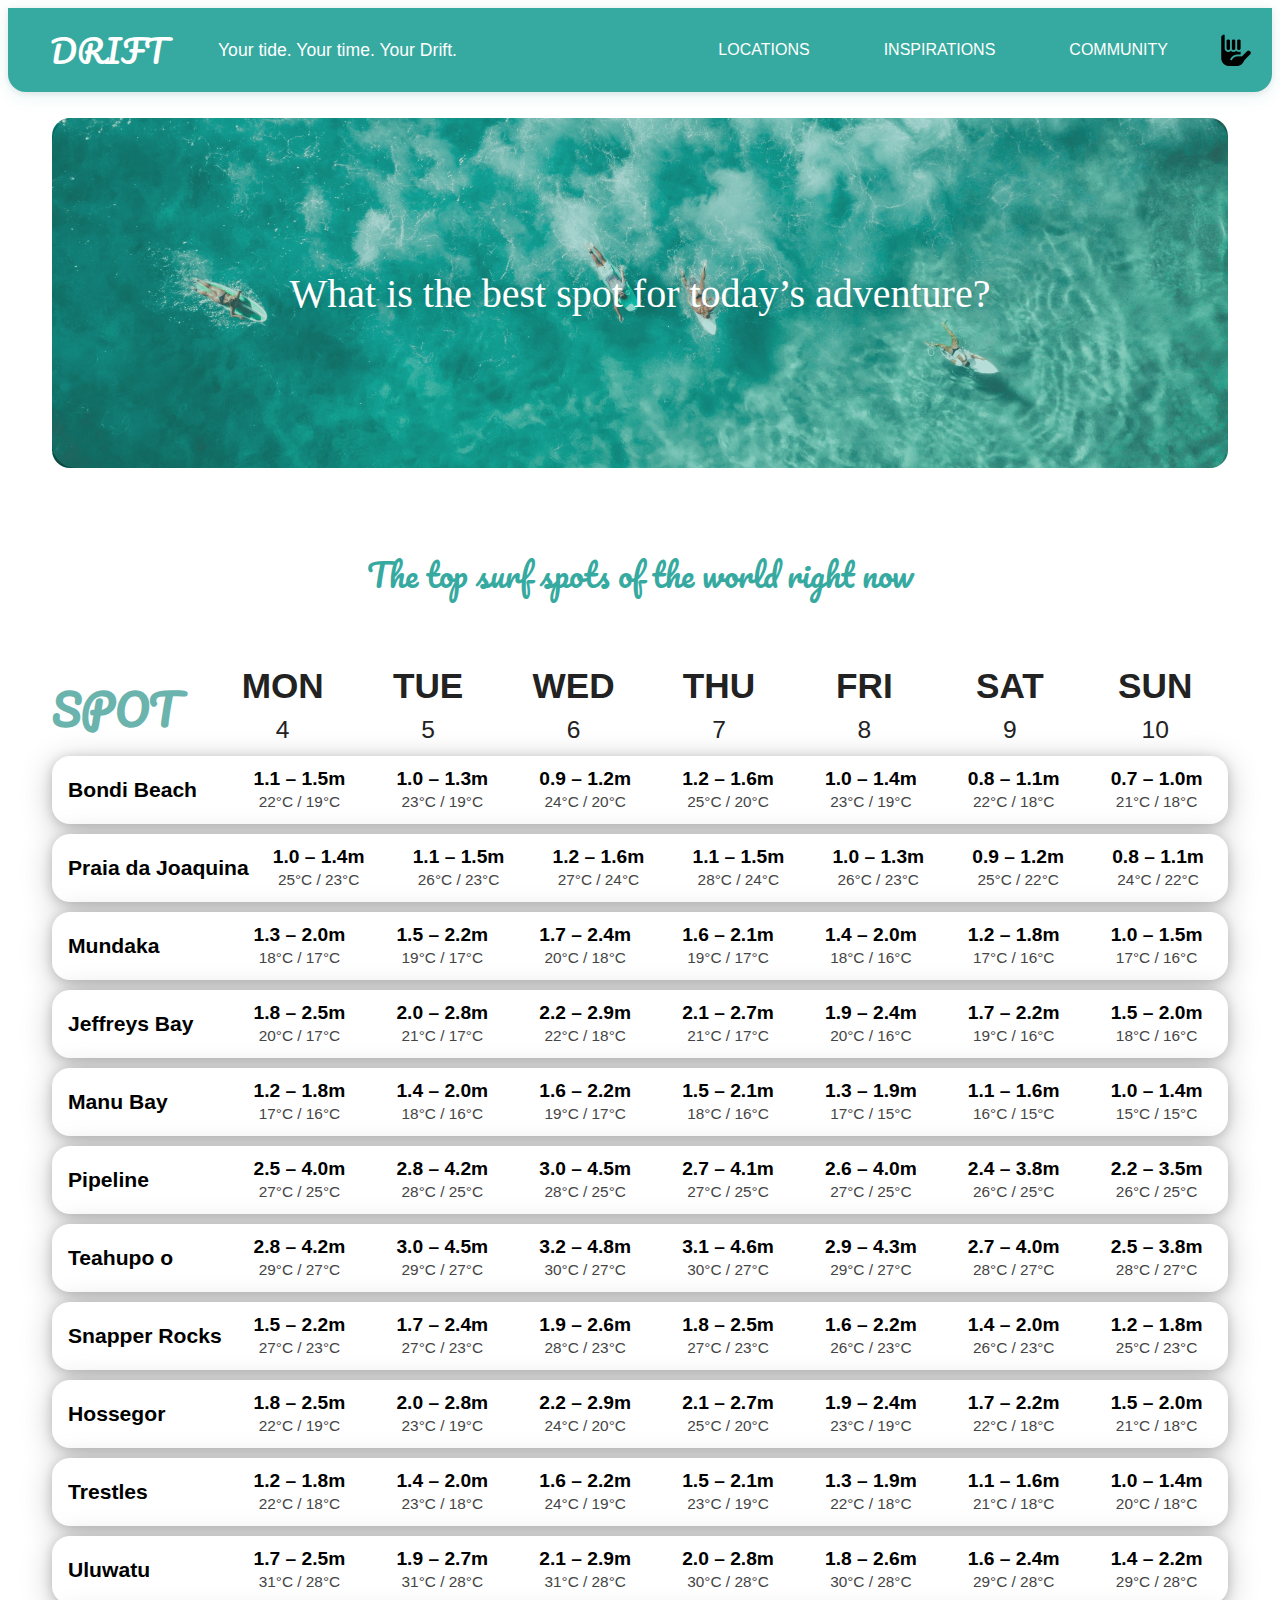
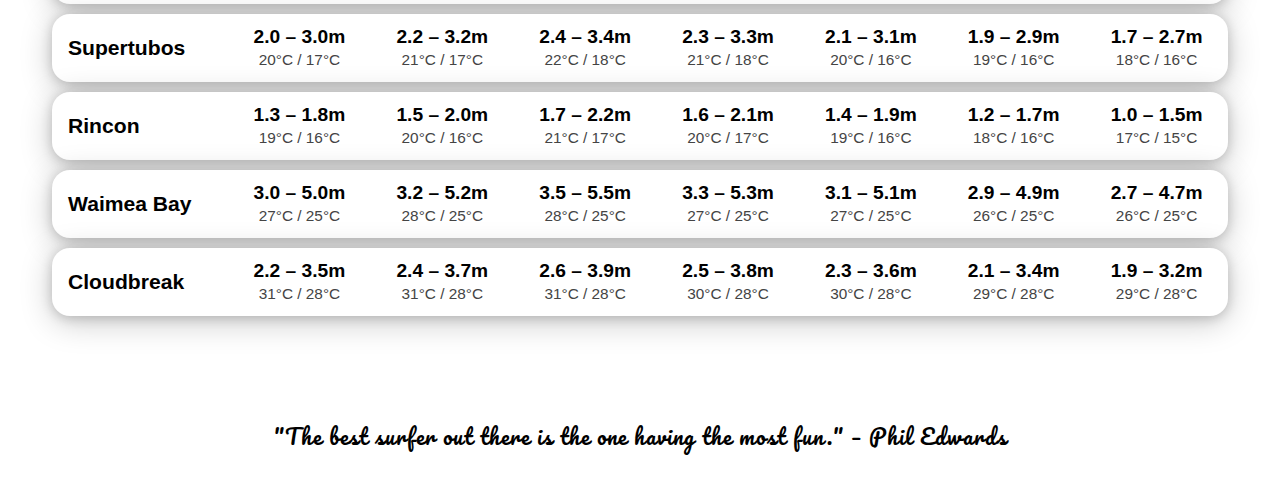
<file: docs/index.html>
<!-- Homepage: highlights top surf spots and links to other sections. -->

<!DOCTYPE html>
<html>
<head>
    <meta charset="UTF-8" />
    <title>Drift Surfing</title>
    <link rel="icon" type="image/x-icon" href="../favicon.ico">
    <link rel="stylesheet" href="styles/style.css">
    <link rel="stylesheet" href="https://fonts.googleapis.com/css?family=Pacifico&display=swap">
</head>
<body>
  <nav id="navbar"></nav>
  <script>
    fetch('navbar.html')
      .then(res => res.text())
      .then(html => document.getElementById('navbar').innerHTML = html);
  </script>

  <main class="main-content">
    <div class="hero-banner">
      <a href="inspiration.html" style="text-decoration:none;">
        <div class="hero-text">
          What is the best spot for today’s adventure?
        </div>
      </a>
    </div>
    <div class="section-title">
      The top surf spots of the world right now
    </div>
    <div id="spot-stats-table"></div>
  </main>
  <script src="backend/home_page.js"></script>
  <footer class="bottom-bar">
  <span class="bottom-quote">"The best surfer out there is the one having the most fun." – Phil Edwards</span>
</footer>
</body>
</html>
</file>
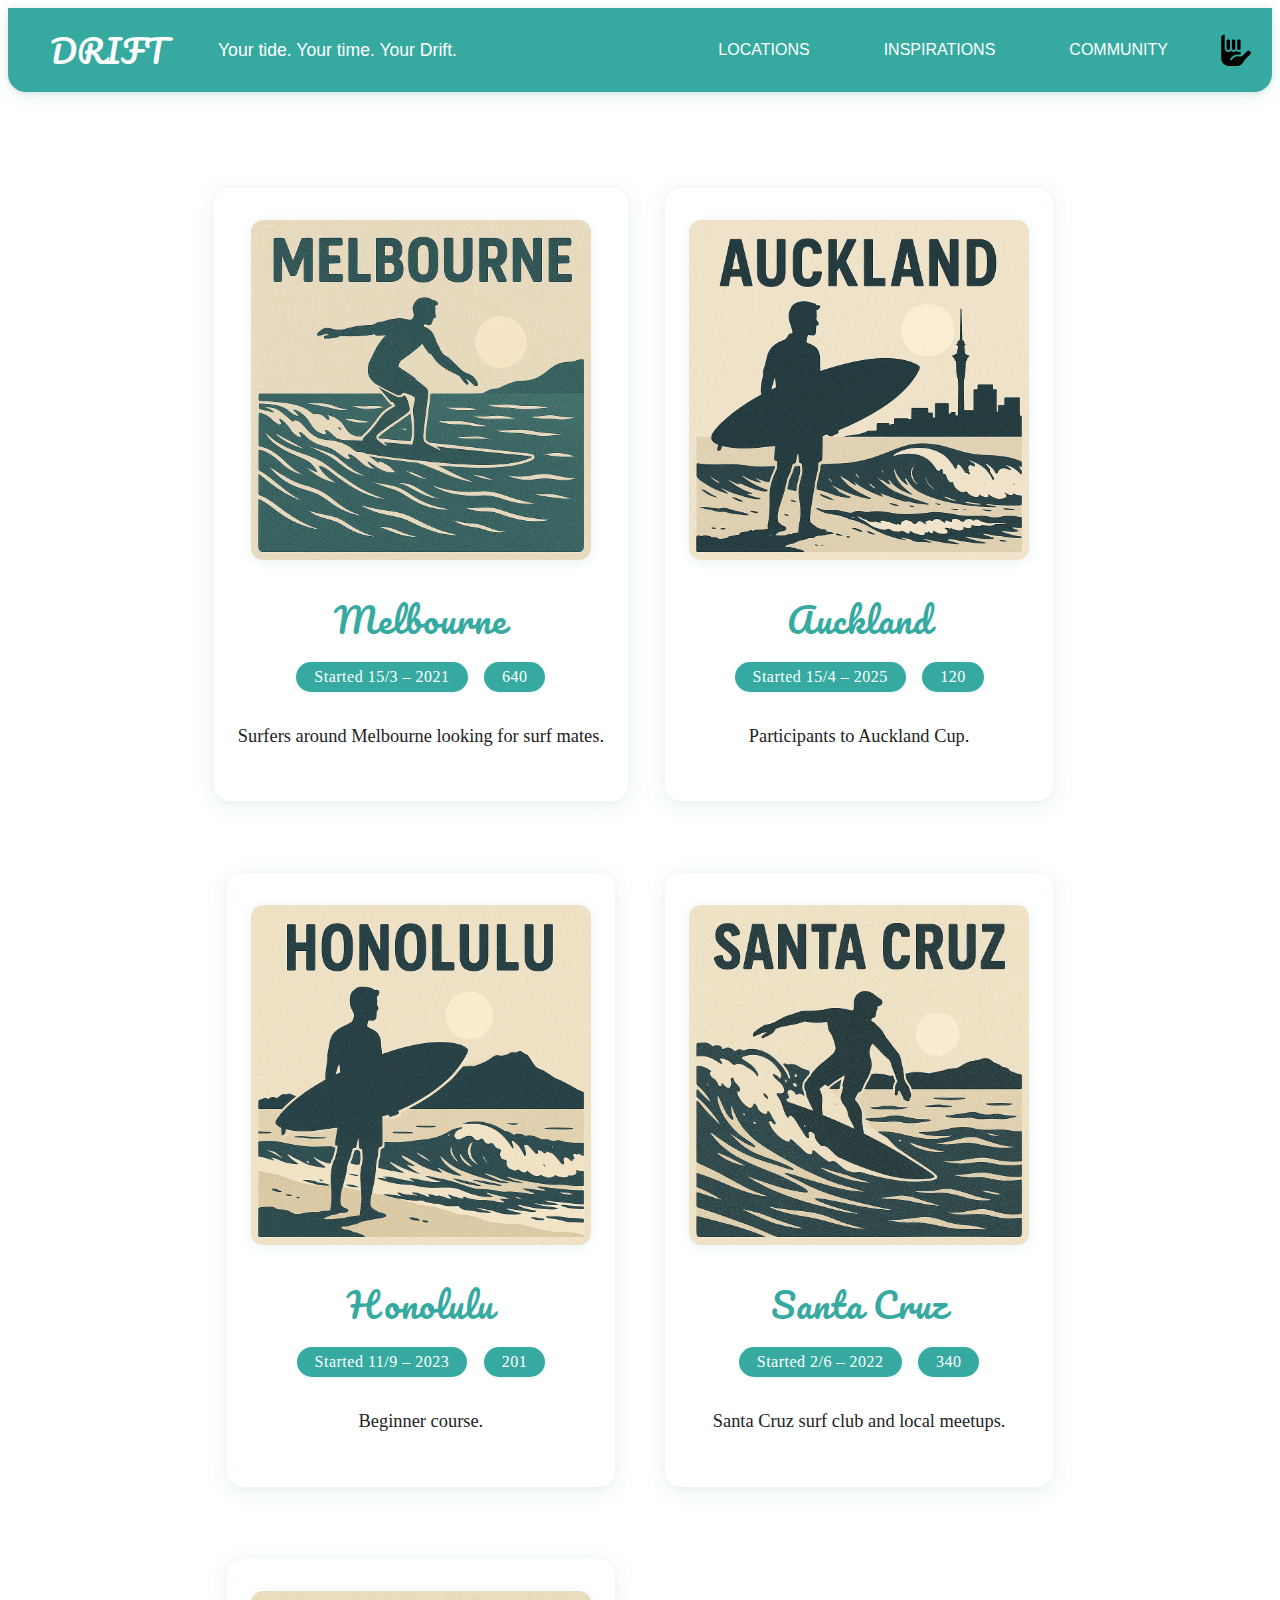
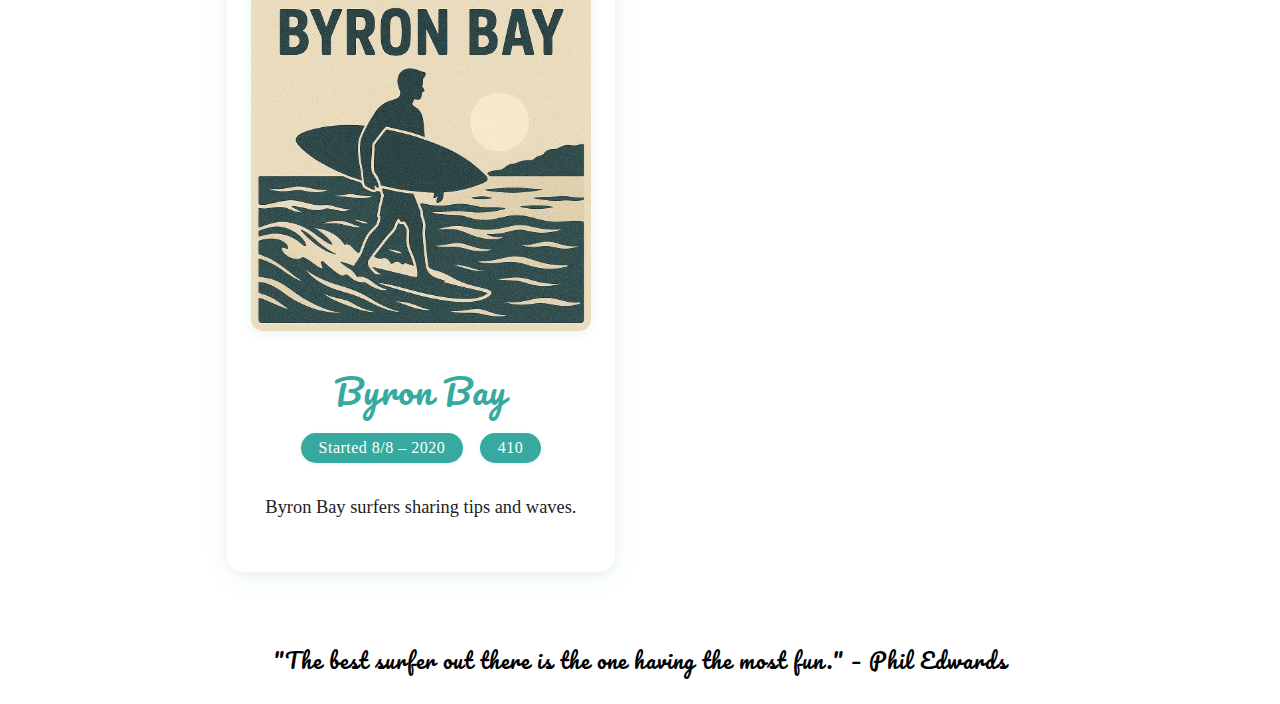
<file: docs/community.html>
<!-- Displays a list of all community surf spots and groups. -->

<!DOCTYPE html>
<html>
<head>
  <meta charset="UTF-8" />
  <title>Community - Drift Surfing</title>
  <link rel="stylesheet" href="styles/style.css">
  <link rel="stylesheet" href="styles/community_spot_details.css">
  <link rel="stylesheet" href="https://fonts.googleapis.com/css?family=Pacifico&display=swap">
</head>
<body>
  <nav id="navbar"></nav>
  <script>
    fetch('navbar.html')
      .then(res => res.text())
      .then(html => document.getElementById('navbar').innerHTML = html);
  </script>
  <div class="main-content">
    <div id="surf-spot-list" class="spot-grid"></div>
  </div>
  <script src="backend/community_page.js"></script>
  <footer class="bottom-bar">
  <span class="bottom-quote">"The best surfer out there is the one having the most fun." – Phil Edwards</span>
</footer>
</body>
</html>
</file>
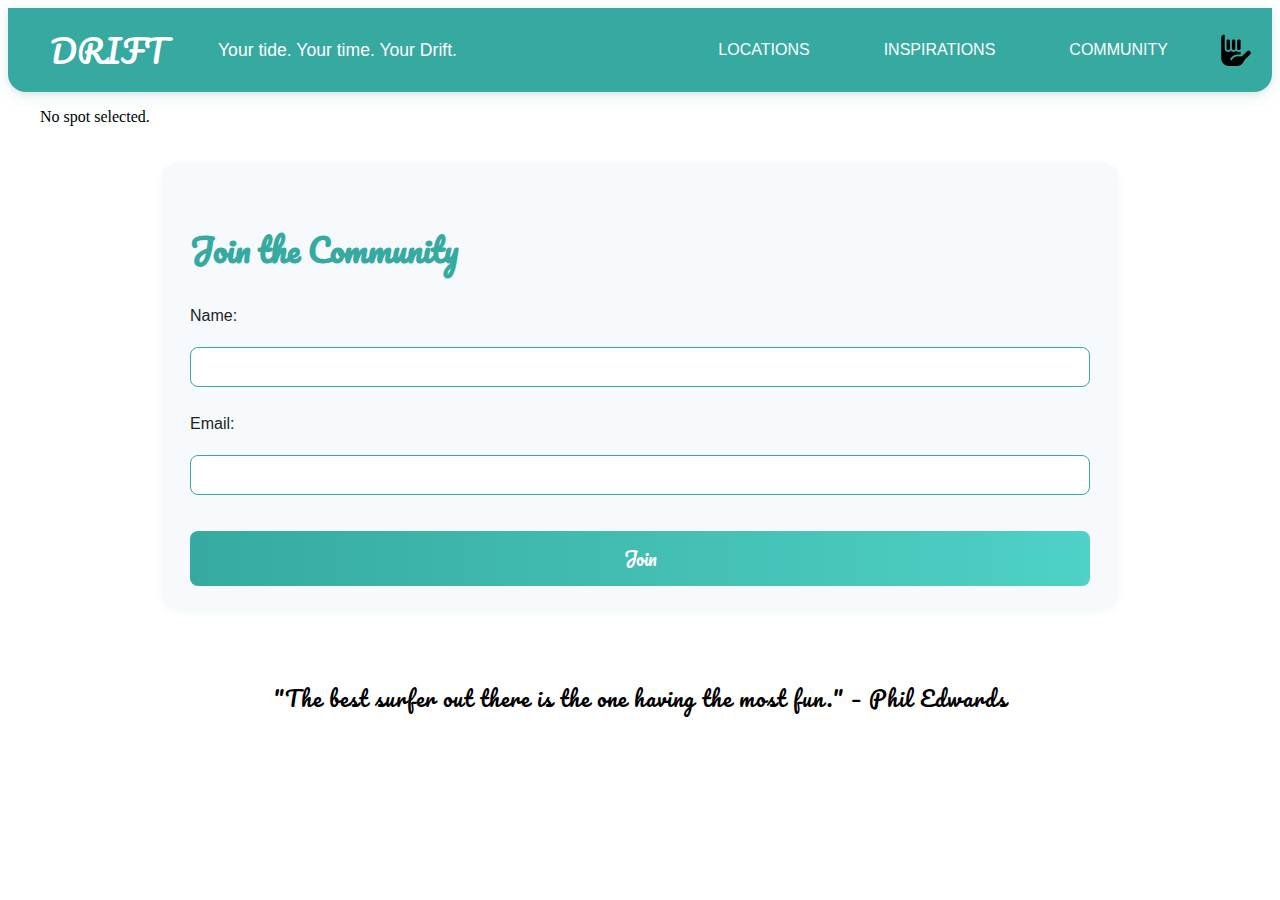
<file: docs/community_spot_details.html>
<!-- Shows details for a selected community surf spot and allows users to join the community. -->

<!DOCTYPE html>
<html>
<head>
  <meta charset="UTF-8" />
  <title>Community Spot Details</title>
  <link rel="stylesheet" href="styles/style.css">
  <link rel="stylesheet" href="styles/community_spot_details.css">
   <link rel="stylesheet" href="https://fonts.googleapis.com/css?family=Pacifico&display=swap">
</head>
<body>
  <nav id="navbar"></nav>
  <script>
    fetch('navbar.html')
      .then(res => res.text())
      .then(html => document.getElementById('navbar').innerHTML = html);
  </script>
  <main class="main-content" id="community-spot-details"></main>
  <script src="backend/community_spot_details.js"></script>
      <form class="join-community-form" action="#" method="post">
      <h2>Join the Community</h2>
      <label for="name">Name:</label>
      <input type="text" id="name" name="name" required>
      <label for="email">Email:</label>
      <input type="email" id="email" name="email" required>
      <button type="submit">Join</button>
    </form>
  <footer class="bottom-bar">
  <span class="bottom-quote">"The best surfer out there is the one having the most fun." – Phil Edwards</span>
</footer>
</body>
</html>
</file>
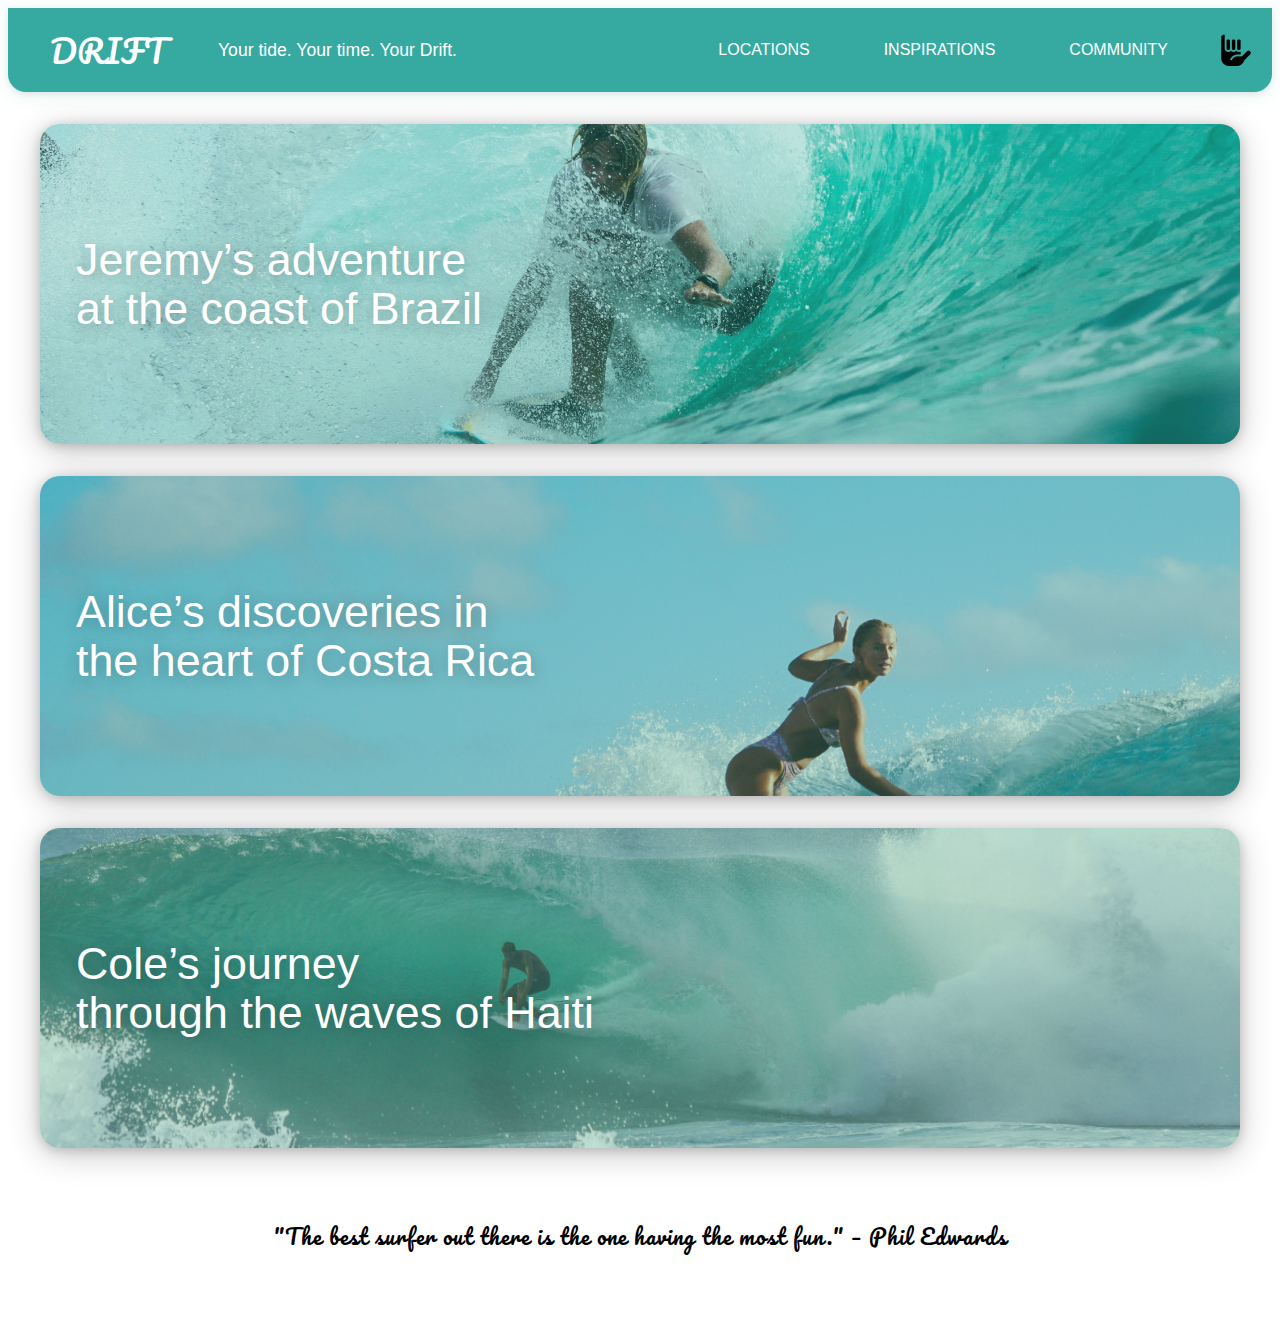
<file: docs/inspiration.html>
<!-- Shows inspirational surf stories and links to full story details. -->

<!DOCTYPE html>
<html>
<head>
  <meta charset="UTF-8" />
  <title>Inspirations | Drift Surfing</title>
  <link rel="icon" type="image/x-icon" href="../favicon.ico">
  <link rel="stylesheet" href="styles/style.css">
  <link rel="stylesheet" href="styles/inspiration_cards.css">
  <link rel="stylesheet" href="https://fonts.googleapis.com/css?family=Pacifico&display=swap">
</head>
<body class="inspiration-body">
  <nav id="navbar"></nav>
  <script>
    fetch('navbar.html')
      .then(res => res.text())
      .then(html => document.getElementById('navbar').innerHTML = html);
  </script>

  <div class="inspiration-cards">
    <a href="story_details.html?story=1" style="text-decoration:none;">
      <div class="inspiration-card" style="background-image: url('assets/pics/brazil.jpg');">
        <div class="inspiration-text">
          Jeremy’s adventure<br>at the coast of Brazil
        </div>
      </div>
    </a>
    <a href="story_details.html?story=2" style="text-decoration:none;">
      <div class="inspiration-card" style="background-image: url('assets/pics/costarica.jpg');">
        <div class="inspiration-text">
          Alice’s discoveries in<br>the heart of Costa Rica
        </div>
      </div>
    </a>
    <a href="story_details.html?story=3" style="text-decoration:none;">
      <div class="inspiration-card" style="background-image: url('assets/pics/haiti.jpg');">
        <div class="inspiration-text">
          Cole’s journey<br>through the waves of Haiti
        </div>
      </div>
    </a>
  </div>
  <footer class="bottom-bar">
  <span class="bottom-quote">"The best surfer out there is the one having the most fun." – Phil Edwards</span>
</footer>
</body>
</html>
</file>
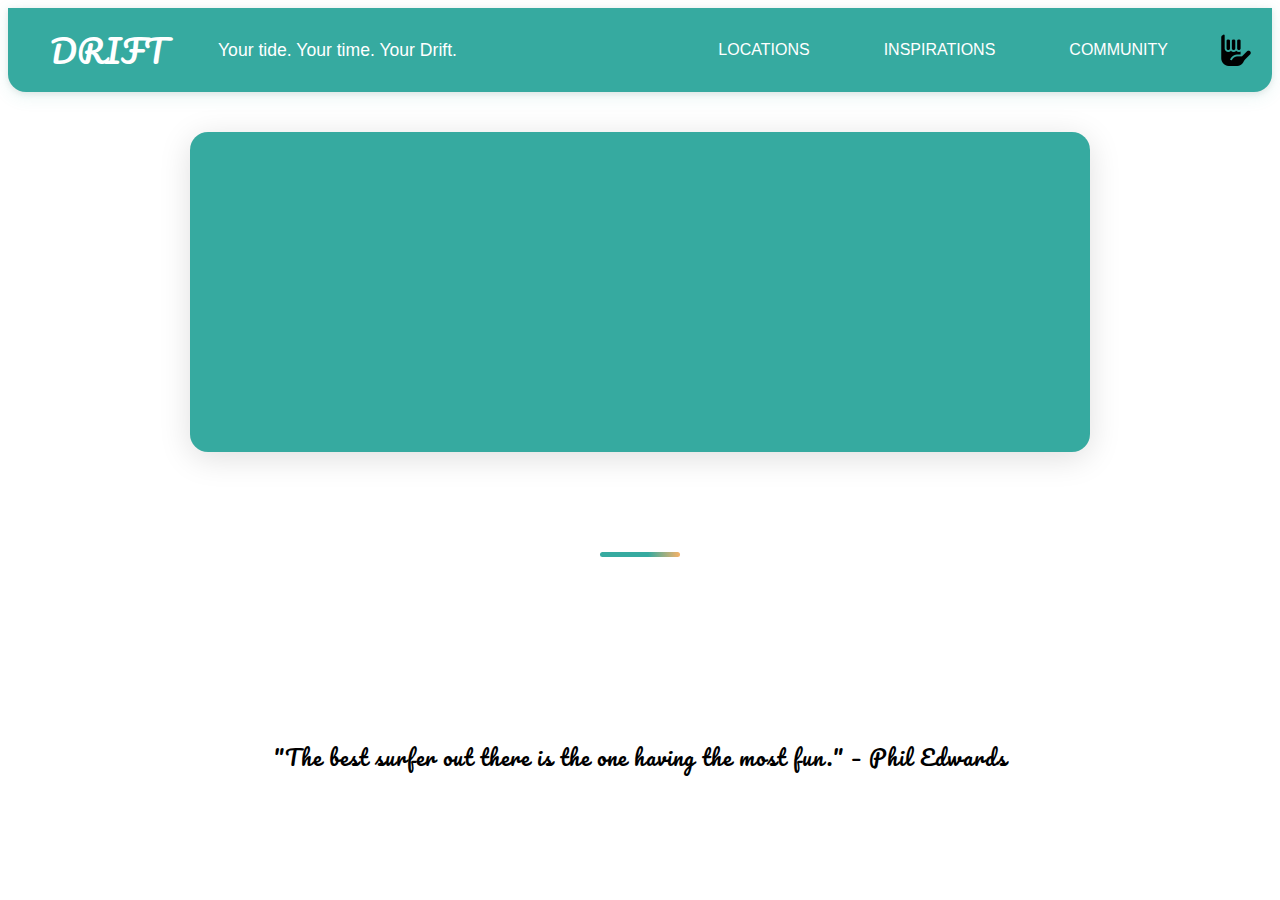
<file: docs/story_details.html>
<!-- Displays the full content of a selected inspirational surf story. -->


<!DOCTYPE html>
<html>
<head>
  <meta charset="UTF-8" />
  <title>Story | Drift Surfing</title>
  <link rel="icon" type="image/x-icon" href="favicon.ico">
  <link rel="stylesheet" href="styles/style.css">
  <link rel="stylesheet" href="styles/stories.css">
  <link rel="stylesheet" href="https://fonts.googleapis.com/css?family=Pacifico&display=swap">
</head>
<body>
  <div id="navbar"></div>
  <script>
    fetch('navbar.html')
      .then(res => res.text())
      .then(html => document.getElementById('navbar').innerHTML = html);
  </script>

  <div class="main-content" style="max-width:900px;margin:40px auto 0 auto;">
    <div id="story-banner" class="story-banner"></div>
    <h1 id="story-title" class="story-title-pacifico"></h1>
    <div class="story-divider"></div>
    <div id="story-content" class="story-content"></div>
    <div id="story-author" class="story-author"></div>
  </div>

  <script src="backend/stories.js"></script>
  <footer class="bottom-bar">
  <span class="bottom-quote">"The best surfer out there is the one having the most fun." – Phil Edwards</span>
</footer>
</body>
</html>
</file>
<file: docs/styles/style.css>
/* Global styles, layout, and shared components for the website. */

.topbar {
  display: flex;
  align-items: center;
  background: #36AAA0; 
  color: #fff;
  padding: 10px 20px;
  font-family: 'Montserrat', Arial, sans-serif;
  gap: 30px;
  box-shadow: 0 4px 18px rgba(54, 170, 160, 0.12), 0 1.5px 6px rgba(0,0,0,0.08);
  border-radius: 0 0 18px 18px;
  transition: background 0.3s, box-shadow 0.3s;
}
.logo {
  font-family: 'Pacifico', cursive;
  font-size: 2em;
  margin-right: 10px;
}
.tagline {
  font-size: 1.1em;
  margin-right: auto;
}
.topbar a {
  color: #fff;
  text-decoration: none;
  margin: 0 10px;
  font-weight: 500;
  border-radius: 8px;
  padding: 4px 12px;
  transition: background 0.2s, color 0.2s;
}
.topbar a:hover, .topbar a:focus {
  background: rgba(255,255,255,0.13);
  color: #222;
}
.search {
  border-radius: 20px;
  border: none;
  padding: 5px 15px;
  margin-left: 20px;
}
.login-btn {
  background: none;
  border: none;
  color: #fff;
  font-size: 1.5em;
  margin-left: 10px;
  cursor: pointer;
}

/* Hero */
.hero-banner {
  width: 100%;
  height: 260px;
  background: url('../assets/pics/surfers.jpg') center center/cover no-repeat;
  border-radius: 18px;
  margin: 10px auto 30px auto;
  width: 98%;
  min-height: 350px;
  display: flex;
  align-items: center;
  justify-content: center;
  position: relative;
}

.hero-banner::before {
  content: "";
  position: absolute;
  top: 0px;
  left: 0px;
  right: 0px;
  bottom: 0px;
  background: rgba(54, 170, 160, 0.32); /* #36AAA0 with 32% opacity */
  border-radius: 24px;
  pointer-events: none;
}

.hero-text {
  color: #fff;
  font-size: 2.5rem;
  text-align: center;
  font-weight: 400;
  text-shadow: 0 2px 16px rgba(0,0,0,0.25);
  width: 100%;
  z-index: 2;
  position: relative;
}

.spot-table {
  margin: 32px auto;
  width: 98%;
  font-family: 'Montserrat', Arial, sans-serif;
}
.spot-table-header {
  display: flex;
  align-items: flex-end;
  font-size: 2.2em;
  font-weight: bold;
  color: #6bb3ad;
  margin-bottom: 8px;
  gap: 0;
}
.spot-table-title {
  font-family: 'Pacifico', cursive;
  margin-right: 32px;
  font-size: 1.2em;
}
.spot-table-day {
  flex: 1;
  text-align: center;
  font-family: 'Montserrat', Arial, sans-serif;
  color: #222;
  margin: 0 12px;
}
.spot-table-date {
  font-size: 0.7em;
  font-weight: normal;
  color: #222;
}
.spot-table-row {
  display: flex;
  align-items: center;
  background: #fff;
  border-radius: 18px; /* Match hero-banner */
  box-shadow: 0 6px 32px rgba(0,0,0,0.22), 0 2px 12px rgba(0,0,0,0.18);
  margin: 10px 0;
  padding: 12px 0;
  font-size: 1.2em;
  width: 100%;
  box-sizing: border-box;
}
.spot-table-row:hover {
  background: #e6f7f5;
  box-shadow: 0 8px 36px rgba(54,170,160,0.18), 0 2px 12px rgba(0,0,0,0.22);
  transition: background 0.2s, box-shadow 0.2s;
}
.spot-table-spotname {
  min-width: 160px;
  font-weight: bold;
  font-size: 1.1em;
  margin-left: 16px;
}
.spot-table-stat {
  flex: 1;
  text-align: center;
  font-size: 1em;
}
.spot-table-wave {
  font-weight: bold;
}
.spot-table-temp {
  font-size: 0.8em;
  color: #444;
}

/* Inspiration */
.inspiration-cards {
  display: flex;
  flex-direction: column;
  gap: 32px;
  margin: 32px auto 0 auto;
  width: 98%;
  max-width: 1200px;
}

.inspiration-card {
  position: relative;
  min-height: 320px;
  border-radius: 20px;
  background-size: cover;
  background-position: center;
  box-shadow: 0 6px 32px rgba(0,0,0,0.22), 0 2px 12px rgba(0,0,0,0.18);
  display: flex;
  align-items: center;
  overflow: hidden;
}

.inspiration-card::before {
  content: "";
  position: absolute;
  top: -8px;
  left: -8px;
  right: -8px;
  bottom: -8px;
  background: rgba(54, 170, 160, 0.32); /* #36AAA0 with 32% opacity */
  z-index: 1;
  border-radius: 24px;
  pointer-events: none;
}

.inspiration-text {
  position: relative;
  z-index: 2;
  color: #fff;
  font-size: 2.8rem;
  font-family: 'Montserrat', Arial, sans-serif;
  font-weight: 400;
  text-shadow: 0 2px 16px rgba(0,0,0,0.25);
  margin: 36px;
  z-index: 2;
  line-height: 1.1;
}

.inspiration-btn-row {
  display: flex;
  justify-content: center;
  margin: 48px 0 0 0;
}

.inspiration-btn {
  background: #6bb3ad;
  color: #fff;
  font-size: 1.4rem;
  border: none;
  border-radius: 14px;
  padding: 16px 38px;
  text-decoration: none;
  font-family: 'Montserrat', Arial, sans-serif;
  transition: background 0.2s;
  box-shadow: 0 2px 12px rgba(0,0,0,0.10);
}

.inspiration-btn:hover {
  background: #4e9e97;
}

/* Community */
.community-cards {
  display: flex;
  flex-direction: column;
  margin: 16px auto 0 auto;
  width: 98%;
  max-width: 1200px;
}

.main-content {
  width: 98%;
  max-width: 1200px;
  margin: 16px auto 0 auto;
  display: flex;
  flex-direction: column;
  gap: 16px;
}

.inspiration-body {
  padding-bottom: 64px; 
}

.section-title {
  text-align: center;
  margin: 32px 0 16px 0;
  font-family: 'Pacifico', cursive;
  color: #36AAA0;
  font-size: 2rem;
}

/* Bottom  */
.bottom-bar {
  width: 100%;
  color: #000000;
  text-align: center;
  padding: 22px 0 18px 0;
  font-family: 'Pacifico', cursive;
  font-size: 1.3rem;
  letter-spacing: 1px;
  margin-top: 48px;
  border-radius: 0 0 16px 16px;
}

.bottom-quote {
  display: inline-block;
  max-width: 90vw;
  white-space: pre-line;
}
</file>
<file: docs/styles/community_spot_details.css>
/* Styles specific to the community spot details page. */

.spot-details-container {
  max-width: 600px;
  margin: 40px auto 0 auto;
  background: #fff;
  border-radius: 16px;
  box-shadow: 0 4px 24px rgba(54,170,160,0.10), 0 1.5px 8px rgba(0,0,0,0.04);
  padding: 32px 24px;
  text-align: center;
  animation: fadeIn 0.7s;
}
.spot-details-img {
  width: 100%;
  max-width: 340px;
  border-radius: 12px;
  margin-bottom: 24px;
  box-shadow: 0 2px 12px rgba(54,170,160,0.13);
}
.spot-details-title {
  font-family: 'Pacifico', cursive;
  font-size: 2.2rem;
  color: #36AAA0;
  margin-bottom: 12px;
  letter-spacing: 1px;
}
.spot-details-meta {
  color: #666;
  font-size: 1.1rem;
  margin-bottom: 18px;
}
.spot-details-desc {
  font-size: 1.15rem;
  color: #222;
  margin-bottom: 18px;
  line-height: 1.6;
}
.spot-details-badge {
  display: inline-block;
  background: #36AAA0;
  color: #fff;
  border-radius: 20px;
  padding: 6px 18px;
  font-size: 1rem;
  margin: 0 6px 12px 6px;
  letter-spacing: 0.5px;
  box-shadow: 0 1px 4px rgba(54,170,160,0.13);
}
.spot-grid {
  display: grid;
  grid-template-columns: repeat(2, 1fr);
  gap: 32px 24px;
  max-width: 900px;
  margin: 40px auto 0 auto;
  padding: 0 12px;
}
.spot-hero-section {
  display: flex;
  flex-direction: row;
  align-items: flex-start;
  gap: 40px;
  max-width: 1100px;
  margin: 48px auto 0 auto;
  background: #fff;
  border-radius: 20px;
  box-shadow: 0 6px 32px rgba(54,170,160,0.10), 0 2px 12px rgba(0,0,0,0.04);
  padding: 48px 36px 36px 36px;
  animation: fadeIn 0.7s;
}
.spot-hero-img {
  width: 380px;
  max-width: 45vw;
  border-radius: 16px;
  box-shadow: 0 2px 12px rgba(54,170,160,0.13);
  object-fit: cover;
}
.spot-hero-content {
  flex: 1;
  display: flex;
  flex-direction: column;
  justify-content: flex-start;
}
.spot-hero-title {
  font-family: 'Pacifico', cursive;
  font-size: 2.8rem;
  color: #36AAA0;
  margin-bottom: 18px;
  letter-spacing: 1px;
}
.spot-hero-meta {
  margin-bottom: 18px;
}
.spot-hero-desc {
  font-size: 1.25rem;
  color: #222;
  margin-bottom: 18px;
  line-height: 1.6;
}
.spot-longdesc-section {
  max-width: 900px;
  margin: 36px auto 0 auto;
  background: #f7fafc;
  border-radius: 16px;
  padding: 32px 28px;
  box-shadow: 0 2px 8px rgba(54,170,160,0.06);
}
.spot-longdesc-section h2 {
  color: #36AAA0;
  font-family: 'Pacifico', cursive;
  font-size: 2rem;
  margin-bottom: 18px;
}
.spot-details-longdesc {
  font-size: 1.15rem;
  color: #444;
  line-height: 1.7;
  text-align: left;
}
@media (max-width: 900px) {
  .spot-hero-section {
    flex-direction: column;
    align-items: center;
    padding: 28px 8vw 24px 8vw;
  }
  .spot-hero-img {
    width: 100%;
    max-width: 90vw;
    margin-bottom: 24px;
  }
}
@keyframes fadeIn {
  from { opacity: 0; transform: translateY(30px);}
  to { opacity: 1; transform: translateY(0);}
}

.join-community-form {
  max-width: 900px;
  margin: 36px auto 0 auto;
  background: #f7fafc;
  border-radius: 16px;
  padding: 32px 28px;
  box-shadow: 0 2px 8px rgba(54,170,160,0.06);
  padding: 32px 28px 24px 28px;
  display: flex;
  flex-direction: column;
  gap: 18px;
  font-family: 'Montserrat', Arial, sans-serif;
}

.join-community-form h2 {
  font-family: 'Pacifico', cursive;
  color: #36AAA0;
  margin-bottom: 12px;
  text-align: -left;
  font-size: 2rem;
}

.join-community-form label {
  font-weight: 500;
  color: #222;
  margin-bottom: 4px;
}

.join-community-form input[type="text"],
.join-community-form input[type="email"] {
  padding: 10px 12px;
  border: 1.5px solid #36AAA0;
  border-radius: 8px;
  font-size: 1rem;
  margin-bottom: 10px;
  outline: none;
  transition: border-color 0.2s;
}

.join-community-form input[type="text"]:focus,
.join-community-form input[type="email"]:focus {
  border-color: #4fd1c5;
}

.join-community-form button[type="submit"] {
  background: linear-gradient(90deg, #36AAA0 0%, #4fd1c5 100%);
  color: #fff;
  border: none;
  border-radius: 8px;
  padding: 12px 0;
  font-size: 1.1rem;
  font-family: 'Pacifico', cursive;
  cursor: pointer;
  margin-top: 8px;
  transition: background 0.2s;
}

.join-community-form button[type="submit"]:hover {
  background: linear-gradient(90deg, #4fd1c5 0%, #36AAA0 100%);
}

@media (max-width: 700px) {
  .bottom-bar {
    font-size: 1rem;
    padding: 16px 0 12px 0;
  }
}
</file>
<file: docs/styles/inspiration_cards.css>
/* Styles for the inspiration cards on the inspiration page. */

.inspiration-cards {
  display: flex;
  flex-direction: column;
  gap: 32px;
  margin: 32px auto 0 auto;
  width: 98%;
  max-width: 1200px;
}

.inspiration-card {
  position: relative;
  min-height: 320px;
  border-radius: 20px;
  background-size: cover;
  background-position: center;
  box-shadow: 0 6px 32px rgba(0,0,0,0.22), 0 2px 12px rgba(0,0,0,0.18);
  display: flex;
  align-items: center;
  overflow: hidden;
}

.inspiration-card::before {
  content: "";
  position: absolute;
  top: -8px;
  left: -8px;
  right: -8px;
  bottom: -8px;
  background: rgba(54, 170, 160, 0.32); /* #36AAA0 with 32% opacity */
  z-index: 1;
  border-radius: 24px;
  pointer-events: none;
}

.inspiration-text {
  position: relative;
  z-index: 2;
  color: #fff;
  font-size: 2.8rem;
  font-family: 'Montserrat', Arial, sans-serif;
  font-weight: 400;
  text-shadow: 0 2px 16px rgba(0,0,0,0.25);
  margin: 36px;
  z-index: 2;
  line-height: 1.1;
}

.inspiration-btn-row {
  display: flex;
  justify-content: center;
  margin: 48px 0 0 0;
}

.inspiration-btn {
  background: #6bb3ad;
  color: #fff;
  font-size: 1.4rem;
  border: none;
  border-radius: 14px;
  padding: 16px 38px;
  text-decoration: none;
  font-family: 'Montserrat', Arial, sans-serif;
  transition: background 0.2s;
  box-shadow: 0 2px 12px rgba(0,0,0,0.10);
}

.inspiration-btn:hover {
  background: #4e9e97;
}
</file>
<file: docs/styles/stories.css>
/* Styles for the story details page. */

.story-banner {
  width: 100%;
  height: 320px;
  background: #36AAA0 center center/cover no-repeat;
  border-radius: 18px;
  margin-bottom: 32px;
  box-shadow: 0 6px 32px rgba(0,0,0,0.13);
}
.story-title-pacifico {
  font-family: 'Pacifico', cursive;
  color: #36AAA0;
  font-size: 2.6rem;
  text-align: center;
  margin-bottom: 0.2em;
}
.story-divider {
  width: 80px;
  height: 5px;
  background: linear-gradient(90deg, #36AAA0 60%, #f7b267 100%);
  border-radius: 3px;
  margin: 0 auto 24px auto;
}
.story-content {
  font-family: 'Montserrat', Arial, sans-serif;
  font-size: 1.25rem;
  color: #222;
  margin-bottom: 32px;
  line-height: 1.7;
  text-align: left;
}
.story-author {
  font-family: 'Pacifico', cursive;
  color: #6bb3ad;
  font-size: 1.2rem;
  text-align: right;
  margin-top: 24px;
}
</file>
